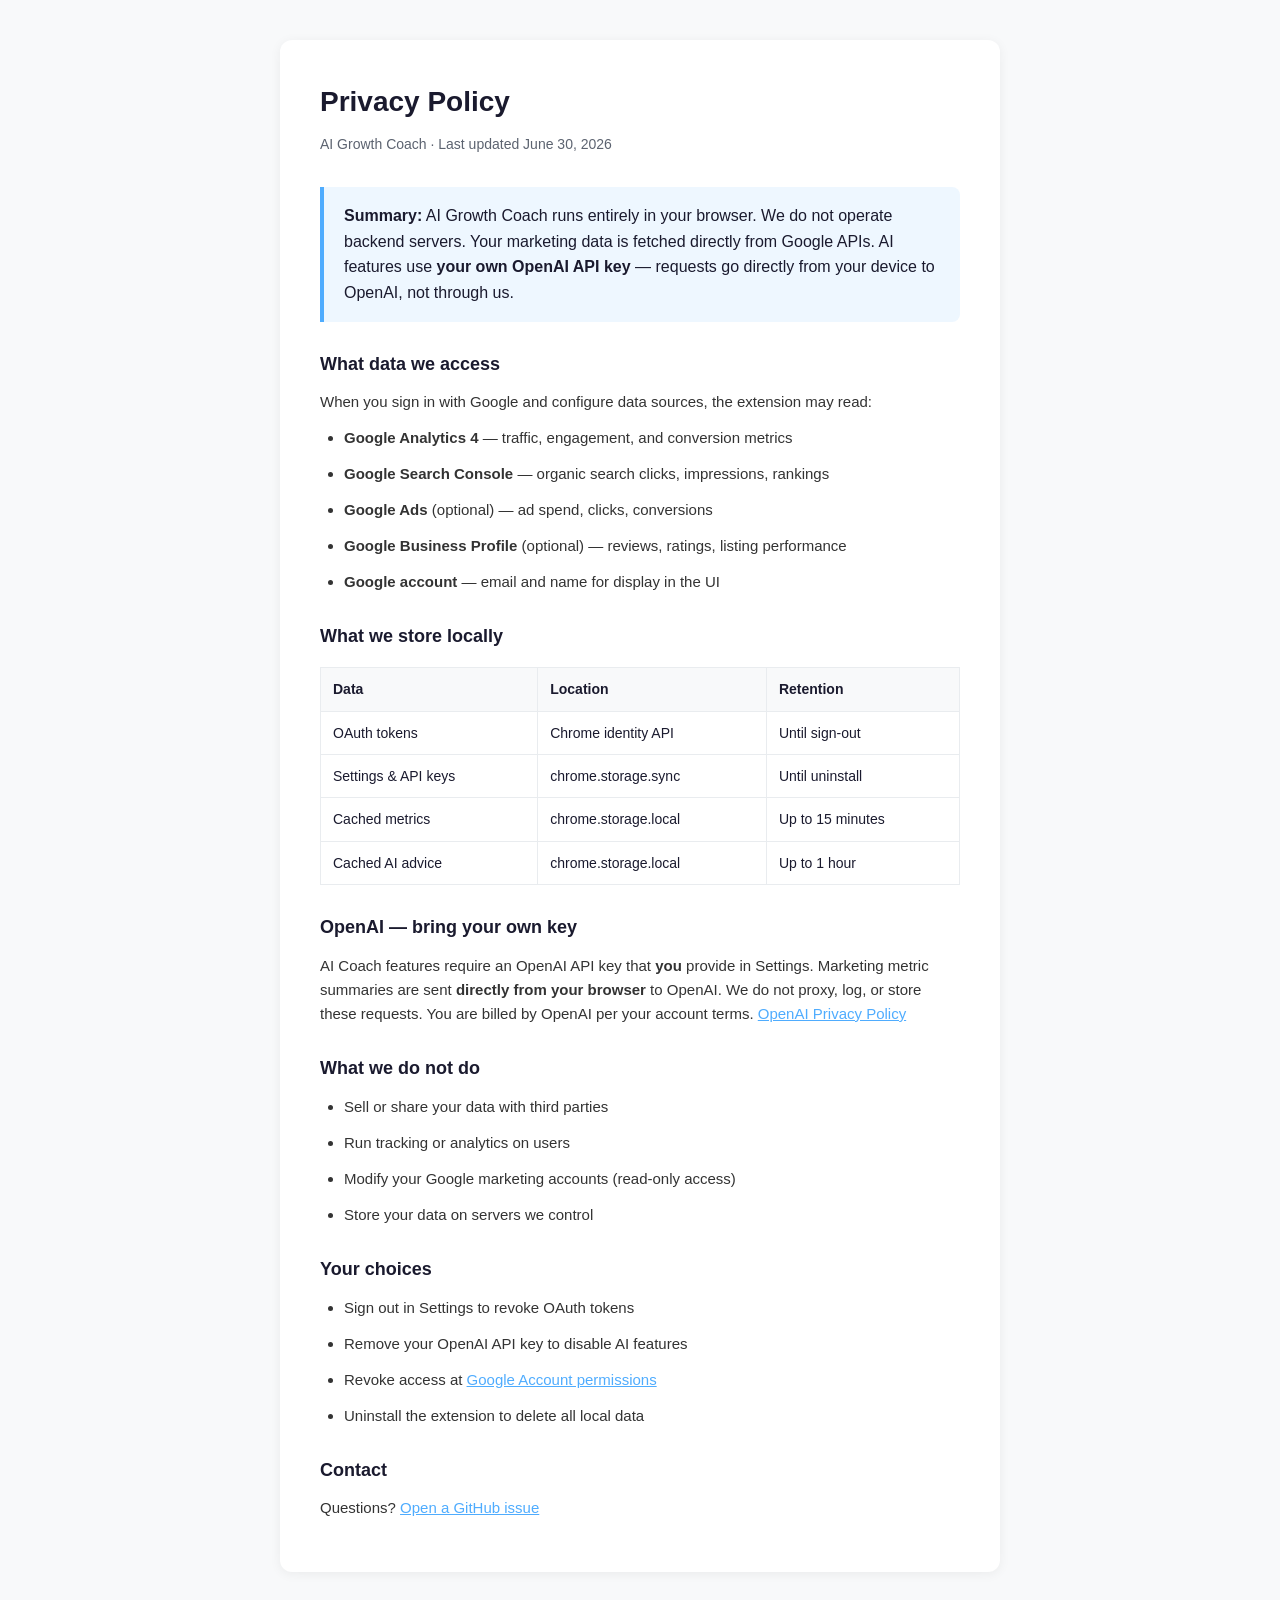
<file: docs/index.html>
<!DOCTYPE html>
<html lang="en">
<head>
  <meta charset="UTF-8" />
  <meta http-equiv="refresh" content="0; url=privacy-policy.html" />
  <title>AI Growth Coach Docs</title>
  <link rel="canonical" href="privacy-policy.html" />
</head>
<body>
  <p><a href="privacy-policy.html">Privacy Policy</a></p>
</body>
</html>
</file>
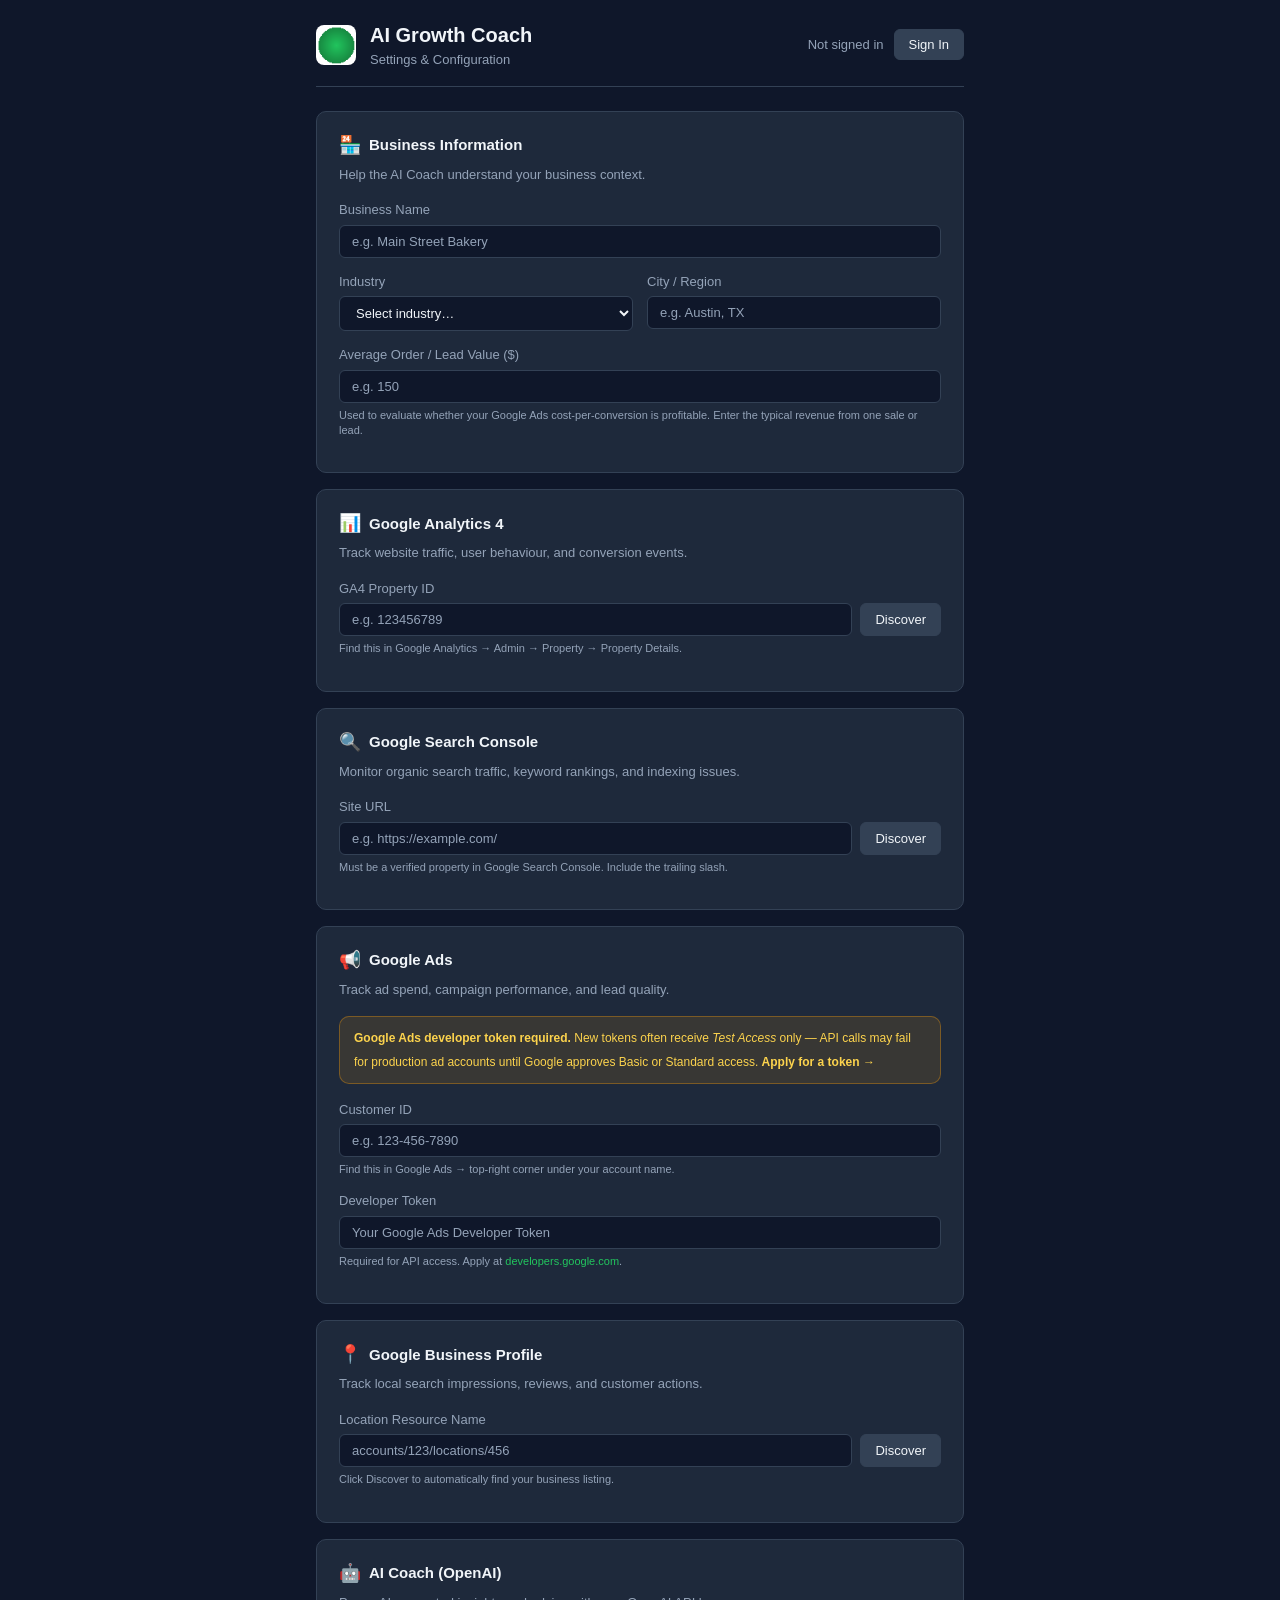
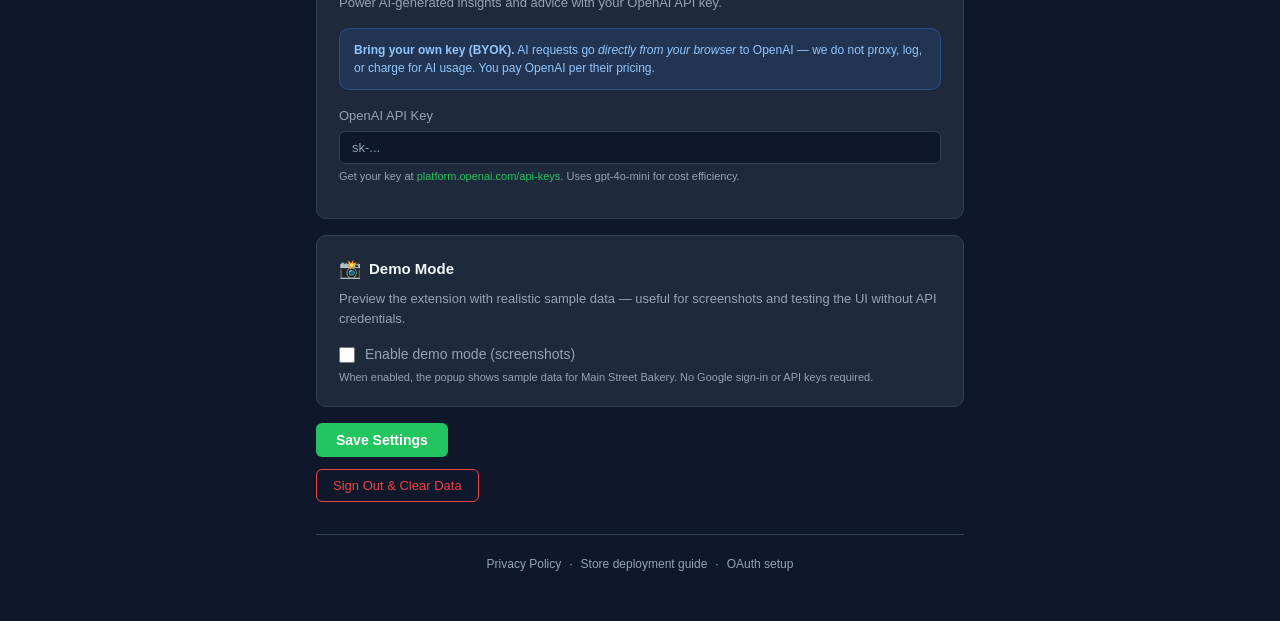
<file: options.html>
<!DOCTYPE html>
<html lang="en">
<head>
  <meta charset="UTF-8" />
  <meta name="viewport" content="width=device-width, initial-scale=1.0" />
  <title>AI Growth Coach — Settings</title>
  <link rel="stylesheet" href="options.css" />
</head>
<body>
  <div id="app">

    <header class="header">
      <div class="header-left">
        <img src="icons/icon48.png" alt="Logo" class="logo" />
        <div>
          <h1>AI Growth Coach</h1>
          <p class="subtitle">Settings &amp; Configuration</p>
        </div>
      </div>
      <div id="auth-status" class="auth-status">
        <span id="auth-label">Not signed in</span>
        <button id="btn-auth" class="btn-secondary">Sign In</button>
      </div>
    </header>

    <main class="main">

      <!-- Business Info -->
      <section class="card">
        <h2 class="card-title">
          <span class="card-icon">🏪</span>
          Business Information
        </h2>
        <p class="card-desc">Help the AI Coach understand your business context.</p>

        <div class="form-group">
          <label for="businessName">Business Name</label>
          <input type="text" id="businessName" placeholder="e.g. Main Street Bakery" />
        </div>

        <div class="form-row">
          <div class="form-group">
            <label for="industry">Industry</label>
            <select id="industry">
              <option value="">Select industry…</option>
              <option value="restaurant">Restaurant / Food Service</option>
              <option value="retail">Retail Store</option>
              <option value="healthcare">Healthcare / Medical</option>
              <option value="legal">Legal Services</option>
              <option value="realestate">Real Estate</option>
              <option value="contractor">Home Services / Contractor</option>
              <option value="salon">Beauty / Salon / Spa</option>
              <option value="auto">Auto Services</option>
              <option value="fitness">Fitness / Wellness</option>
              <option value="education">Education / Tutoring</option>
              <option value="ecommerce">E-Commerce</option>
              <option value="other">Other</option>
            </select>
          </div>
          <div class="form-group">
            <label for="location">City / Region</label>
            <input type="text" id="location" placeholder="e.g. Austin, TX" />
          </div>
        </div>

        <div class="form-group">
          <label for="avgOrderValue">Average Order / Lead Value ($)</label>
          <input type="text" id="avgOrderValue" placeholder="e.g. 150" />
          <p class="field-hint">Used to evaluate whether your Google Ads cost-per-conversion is profitable. Enter the typical revenue from one sale or lead.</p>
        </div>
      </section>

      <!-- Google Analytics 4 -->
      <section class="card">
        <h2 class="card-title">
          <span class="card-icon">📊</span>
          Google Analytics 4
        </h2>
        <p class="card-desc">Track website traffic, user behaviour, and conversion events.</p>

        <div class="form-group">
          <label for="ga4PropertyId">GA4 Property ID</label>
          <div class="input-row">
            <input type="text" id="ga4PropertyId" placeholder="e.g. 123456789" />
            <button class="btn-secondary" id="btn-discover-ga4">Discover</button>
          </div>
          <p class="field-hint">Find this in Google Analytics → Admin → Property → Property Details.</p>
        </div>

        <!-- Property picker dropdown -->
        <div id="ga4-picker" class="picker hidden">
          <p class="picker-label">Select a property:</p>
          <div id="ga4-list" class="picker-list"></div>
        </div>
      </section>

      <!-- Google Search Console -->
      <section class="card">
        <h2 class="card-title">
          <span class="card-icon">🔍</span>
          Google Search Console
        </h2>
        <p class="card-desc">Monitor organic search traffic, keyword rankings, and indexing issues.</p>

        <div class="form-group">
          <label for="searchConsoleSite">Site URL</label>
          <div class="input-row">
            <input type="text" id="searchConsoleSite" placeholder="e.g. https://example.com/" />
            <button class="btn-secondary" id="btn-discover-sc">Discover</button>
          </div>
          <p class="field-hint">Must be a verified property in Google Search Console. Include the trailing slash.</p>
        </div>

        <div id="sc-picker" class="picker hidden">
          <p class="picker-label">Select a site:</p>
          <div id="sc-list" class="picker-list"></div>
        </div>
      </section>

      <!-- Google Ads -->
      <section class="card">
        <h2 class="card-title">
          <span class="card-icon">📢</span>
          Google Ads
        </h2>
        <p class="card-desc">Track ad spend, campaign performance, and lead quality.</p>

        <div class="callout callout-warning">
          <strong>Google Ads developer token required.</strong>
          New tokens often receive <em>Test Access</em> only — API calls may fail for production ad accounts until Google approves Basic or Standard access.
          <a href="https://developers.google.com/google-ads/api/docs/first-call/dev-token" target="_blank" class="link">Apply for a token →</a>
        </div>

        <div class="form-group">
          <label for="adsCustomerId">Customer ID</label>
          <input type="text" id="adsCustomerId" placeholder="e.g. 123-456-7890" />
          <p class="field-hint">Find this in Google Ads → top-right corner under your account name.</p>
        </div>

        <div class="form-group">
          <label for="adsDeveloperToken">Developer Token</label>
          <input type="password" id="adsDeveloperToken" placeholder="Your Google Ads Developer Token" />
          <p class="field-hint">Required for API access. Apply at <a href="https://developers.google.com/google-ads/api/docs/first-call/dev-token" target="_blank" class="link">developers.google.com</a>.</p>
        </div>
      </section>

      <!-- Google Business Profile -->
      <section class="card">
        <h2 class="card-title">
          <span class="card-icon">📍</span>
          Google Business Profile
        </h2>
        <p class="card-desc">Track local search impressions, reviews, and customer actions.</p>

        <div class="form-group">
          <label for="gmbLocationName">Location Resource Name</label>
          <div class="input-row">
            <input type="text" id="gmbLocationName" placeholder="accounts/123/locations/456" />
            <button class="btn-secondary" id="btn-discover-gmb">Discover</button>
          </div>
          <p class="field-hint">Click Discover to automatically find your business listing.</p>
        </div>

        <div id="gmb-picker" class="picker hidden">
          <p class="picker-label">Select your business:</p>
          <div id="gmb-list" class="picker-list"></div>
        </div>
      </section>

      <!-- AI Coach (OpenAI) -->
      <section class="card">
        <h2 class="card-title">
          <span class="card-icon">🤖</span>
          AI Coach (OpenAI)
        </h2>
        <p class="card-desc">Power AI-generated insights and advice with your OpenAI API key.</p>

        <div class="callout callout-info">
          <strong>Bring your own key (BYOK).</strong>
          AI requests go <em>directly from your browser</em> to OpenAI — we do not proxy, log, or charge for AI usage. You pay OpenAI per their pricing.
        </div>

        <div class="form-group">
          <label for="openAiApiKey">OpenAI API Key</label>
          <input type="password" id="openAiApiKey" placeholder="sk-..." />
          <p class="field-hint">Get your key at <a href="https://platform.openai.com/api-keys" target="_blank" class="link">platform.openai.com/api-keys</a>. Uses gpt-4o-mini for cost efficiency.</p>
        </div>
      </section>

      <!-- Demo mode -->
      <section class="card">
        <h2 class="card-title">
          <span class="card-icon">📸</span>
          Demo Mode
        </h2>
        <p class="card-desc">Preview the extension with realistic sample data — useful for screenshots and testing the UI without API credentials.</p>

        <label class="checkbox-row">
          <input type="checkbox" id="demoMode" />
          <span>Enable demo mode (screenshots)</span>
        </label>
        <p class="field-hint">When enabled, the popup shows sample data for Main Street Bakery. No Google sign-in or API keys required.</p>
      </section>

      <!-- Save button -->
      <div class="save-row">
        <button class="btn-primary" id="btn-save">Save Settings</button>
        <div id="save-status" class="save-status"></div>
      </div>

      <!-- Sign out -->
      <div class="signout-row">
        <button class="btn-danger" id="btn-signout">Sign Out & Clear Data</button>
      </div>

      <footer class="options-footer">
        <a href="https://github.com/sentientsprite/MKTG-Chrome-Extenstion/blob/main/docs/PRIVACY.md" target="_blank" class="link">Privacy Policy</a>
        <span>·</span>
        <a href="https://github.com/sentientsprite/MKTG-Chrome-Extenstion/blob/main/docs/STORE_DEPLOYMENT.md" target="_blank" class="link">Store deployment guide</a>
        <span>·</span>
        <a href="https://github.com/sentientsprite/MKTG-Chrome-Extenstion/blob/main/docs/OAUTH_SETUP.md" target="_blank" class="link">OAuth setup</a>
      </footer>

    </main>
  </div>

  <script src="options.js" type="module"></script>
</body>
</html>
</file>
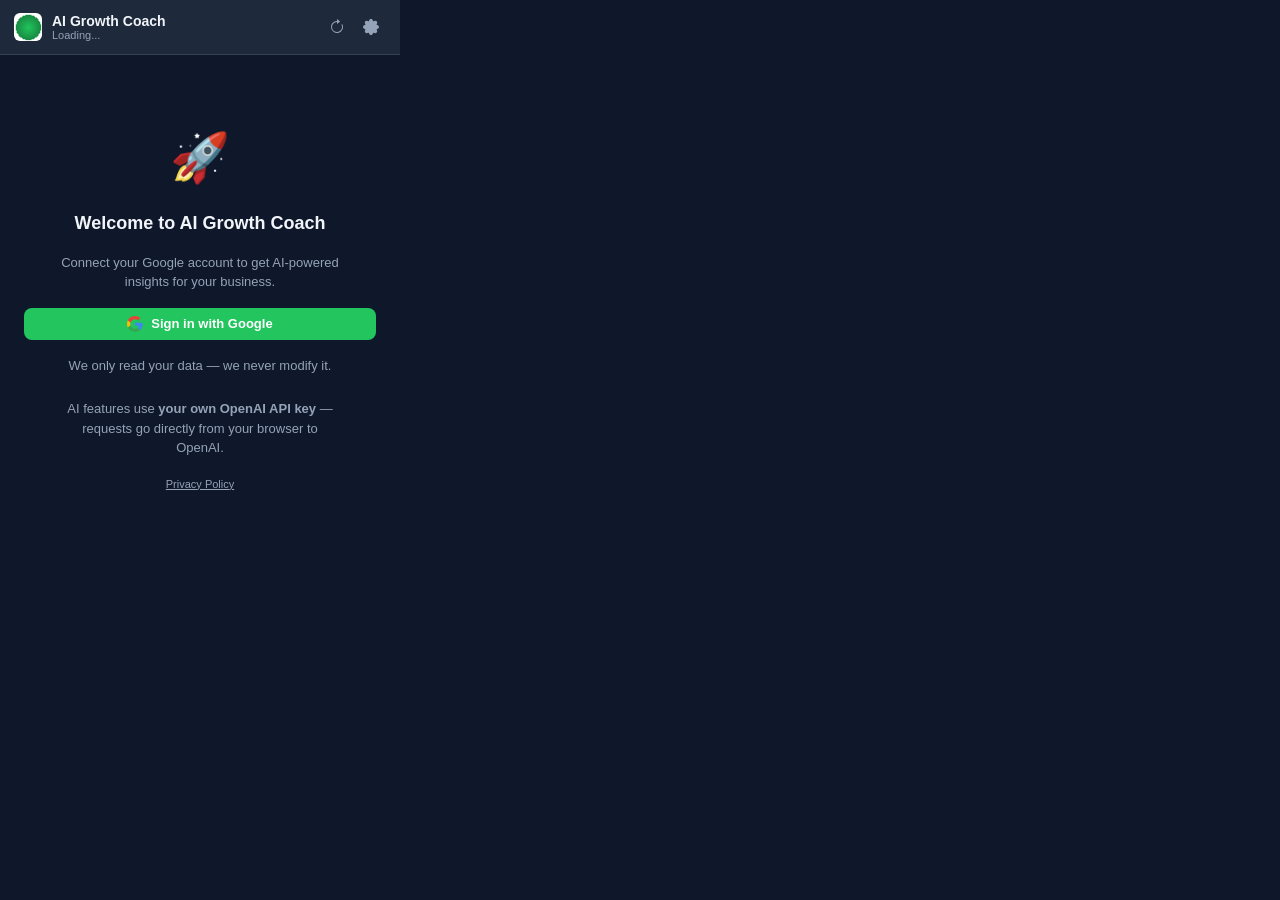
<file: popup.html>
<!DOCTYPE html>
<html lang="en">
<head>
  <meta charset="UTF-8" />
  <meta name="viewport" content="width=device-width, initial-scale=1.0" />
  <title>AI Growth Coach</title>
  <link rel="stylesheet" href="popup.css" />
</head>
<body>
  <div id="app">

    <!-- Header -->
    <header class="header">
      <div class="header-left">
        <img src="icons/icon32.png" alt="AI Growth Coach" class="logo" />
        <div>
          <h1 class="app-title">AI Growth Coach</h1>
          <p class="app-subtitle" id="user-email">Loading...</p>
        </div>
      </div>
      <div class="header-actions">
        <button class="btn-icon" id="btn-refresh" title="Refresh data">
          <svg xmlns="http://www.w3.org/2000/svg" width="16" height="16" fill="currentColor" viewBox="0 0 16 16">
            <path fill-rule="evenodd" d="M8 3a5 5 0 1 0 4.546 2.914.5.5 0 0 1 .908-.417A6 6 0 1 1 8 2v1z"/>
            <path d="M8 4.466V.534a.25.25 0 0 1 .41-.192l2.36 1.966c.12.1.12.284 0 .384L8.41 4.658A.25.25 0 0 1 8 4.466z"/>
          </svg>
        </button>
        <a href="options.html" target="_blank" class="btn-icon" title="Settings">
          <svg xmlns="http://www.w3.org/2000/svg" width="16" height="16" fill="currentColor" viewBox="0 0 16 16">
            <path d="M8 4.754a3.246 3.246 0 1 0 0 6.492 3.246 3.246 0 0 0 0-6.492zM5.754 8a2.246 2.246 0 1 1 4.492 0 2.246 2.246 0 0 1-4.492 0z"/>
            <path d="M9.796 1.343c-.527-1.79-3.065-1.79-3.592 0l-.094.319a.873.873 0 0 1-1.255.52l-.292-.16c-1.64-.892-3.433.902-2.54 2.541l.159.292a.873.873 0 0 1-.52 1.255l-.319.094c-1.79.527-1.79 3.065 0 3.592l.319.094a.873.873 0 0 1 .52 1.255l-.16.292c-.892 1.64.901 3.434 2.541 2.54l.292-.159a.873.873 0 0 1 1.255.52l.094.319c.527 1.79 3.065 1.79 3.592 0l.094-.319a.873.873 0 0 1 1.255-.52l.292.16c1.64.892 3.433-.902 2.54-2.541l-.159-.292a.873.873 0 0 1 .52-1.255l.319-.094c1.79-.527 1.79-3.065 0-3.592l-.319-.094a.873.873 0 0 1-.52-1.255l.16-.292c.892-1.64-.901-3.433-2.541-2.54l-.292.159a.873.873 0 0 1-1.255-.52l-.094-.319z"/>
          </svg>
        </a>
      </div>
    </header>

    <!-- Sign-in screen -->
    <div id="signin-screen" class="screen hidden">
      <div class="signin-content">
        <div class="signin-icon">🚀</div>
        <h2>Welcome to AI Growth Coach</h2>
        <p>Connect your Google account to get AI-powered insights for your business.</p>
        <button class="btn-primary btn-full" id="btn-signin">
          <svg xmlns="http://www.w3.org/2000/svg" width="16" height="16" viewBox="0 0 48 48" style="margin-right:8px">
            <path fill="#EA4335" d="M24 9.5c3.54 0 6.71 1.22 9.21 3.6l6.85-6.85C35.9 2.38 30.47 0 24 0 14.62 0 6.51 5.38 2.56 13.22l7.98 6.19C12.43 13.72 17.74 9.5 24 9.5z"/>
            <path fill="#4285F4" d="M46.98 24.55c0-1.57-.15-3.09-.38-4.55H24v9.02h12.94c-.58 2.96-2.26 5.48-4.78 7.18l7.73 6c4.51-4.18 7.09-10.36 7.09-17.65z"/>
            <path fill="#FBBC05" d="M10.53 28.59c-.48-1.45-.76-2.99-.76-4.59s.27-3.14.76-4.59l-7.98-6.19C.92 16.46 0 20.12 0 24c0 3.88.92 7.54 2.56 10.78l7.97-6.19z"/>
            <path fill="#34A853" d="M24 48c6.48 0 11.93-2.13 15.89-5.81l-7.73-6c-2.18 1.48-4.97 2.31-8.16 2.31-6.26 0-11.57-4.22-13.47-9.91l-7.98 6.19C6.51 42.62 14.62 48 24 48z"/>
            <path fill="none" d="M0 0h48v48H0z"/>
          </svg>
          Sign in with Google
        </button>
        <p class="signin-note">We only read your data — we never modify it.</p>
        <p class="signin-note signin-byok">AI features use <strong>your own OpenAI API key</strong> — requests go directly from your browser to OpenAI.</p>
        <p class="signin-note"><a href="https://github.com/sentientsprite/MKTG-Chrome-Extenstion/blob/main/docs/PRIVACY.md" target="_blank" class="link-muted">Privacy Policy</a></p>
      </div>
    </div>

    <!-- Setup screen (after sign-in, before data configured) -->
    <div id="setup-screen" class="screen hidden">
      <div class="setup-content">
        <div class="setup-icon">⚙️</div>
        <h2>Set Up Your Coach</h2>
        <p>Open Settings to connect your Google Analytics, Search Console, Google Ads, and Business Profile.</p>
        <a href="options.html" target="_blank" class="btn-primary btn-full">Open Settings</a>
      </div>
    </div>

    <!-- Loading screen -->
    <div id="loading-screen" class="screen hidden">
      <div class="loading-content">
        <div class="spinner"></div>
        <p id="loading-message">Fetching your data...</p>
      </div>
    </div>

    <!-- Main dashboard -->
    <div id="main-screen" class="screen hidden">

      <!-- Tab navigation -->
      <nav class="tabs">
        <button class="tab active" data-tab="dashboard">Dashboard</button>
        <button class="tab" data-tab="issues">Issues <span id="issue-badge" class="badge hidden">0</span></button>
        <button class="tab" data-tab="coach">AI Coach</button>
      </nav>

      <!-- Dashboard tab -->
      <div id="tab-dashboard" class="tab-content">
        <div class="last-updated" id="last-updated">Last updated: —</div>

        <!-- Metric cards -->
        <div class="metrics-grid">
          <!-- Analytics -->
          <div class="section-label">Website Traffic</div>
          <div class="metric-card" id="card-sessions">
            <div class="metric-label">Sessions</div>
            <div class="metric-value" id="val-sessions">—</div>
            <div class="metric-change" id="chg-sessions">—</div>
          </div>
          <div class="metric-card" id="card-users">
            <div class="metric-label">Users</div>
            <div class="metric-value" id="val-users">—</div>
            <div class="metric-change" id="chg-users">—</div>
          </div>
          <div class="metric-card" id="card-bounce">
            <div class="metric-label">Bounce Rate</div>
            <div class="metric-value" id="val-bounce">—</div>
            <div class="metric-change" id="chg-bounce">—</div>
          </div>
          <div class="metric-card" id="card-conversions">
            <div class="metric-label">Conversions</div>
            <div class="metric-value" id="val-conversions">—</div>
            <div class="metric-change" id="chg-conversions">—</div>
          </div>

          <!-- Search Console -->
          <div class="section-label">Organic Search</div>
          <div class="metric-card" id="card-clicks">
            <div class="metric-label">Search Clicks</div>
            <div class="metric-value" id="val-clicks">—</div>
            <div class="metric-change" id="chg-clicks">—</div>
          </div>
          <div class="metric-card" id="card-impressions">
            <div class="metric-label">Impressions</div>
            <div class="metric-value" id="val-impressions">—</div>
            <div class="metric-change" id="chg-impressions">—</div>
          </div>
          <div class="metric-card" id="card-ctr">
            <div class="metric-label">Avg CTR</div>
            <div class="metric-value" id="val-ctr">—</div>
            <div class="metric-change" id="chg-ctr">—</div>
          </div>
          <div class="metric-card" id="card-position">
            <div class="metric-label">Avg Position</div>
            <div class="metric-value" id="val-position">—</div>
            <div class="metric-change" id="chg-position">—</div>
          </div>

          <!-- Ads -->
          <div class="section-label" id="ads-section-label" style="display:none">Google Ads</div>
          <div class="metric-card hidden" id="card-spend">
            <div class="metric-label">Ad Spend</div>
            <div class="metric-value" id="val-spend">—</div>
            <div class="metric-change" id="chg-spend"></div>
          </div>
          <div class="metric-card hidden" id="card-ad-conversions">
            <div class="metric-label">Ad Conversions</div>
            <div class="metric-value" id="val-ad-conversions">—</div>
            <div class="metric-change" id="chg-ad-conversions"></div>
          </div>
          <div class="metric-card hidden" id="card-cpa">
            <div class="metric-label">Cost / Conv.</div>
            <div class="metric-value" id="val-cpa">—</div>
            <div class="metric-change" id="chg-cpa"></div>
          </div>

          <!-- GMB -->
          <div class="section-label" id="gmb-section-label" style="display:none">Google Business</div>
          <div class="metric-card hidden" id="card-rating">
            <div class="metric-label">Rating</div>
            <div class="metric-value" id="val-rating">—</div>
            <div class="metric-change" id="chg-rating"></div>
          </div>
          <div class="metric-card hidden" id="card-reviews">
            <div class="metric-label">Reviews</div>
            <div class="metric-value" id="val-reviews">—</div>
            <div class="metric-change" id="chg-reviews"></div>
          </div>
          <div class="metric-card hidden" id="card-gmb-clicks">
            <div class="metric-label">Website Clicks</div>
            <div class="metric-value" id="val-gmb-clicks">—</div>
            <div class="metric-change" id="chg-gmb-clicks"></div>
          </div>
        </div>

        <!-- Traffic channels -->
        <div class="section" id="section-channels" style="display:none">
          <div class="section-title">Traffic by Channel</div>
          <div id="channels-list"></div>
        </div>

        <!-- Top queries -->
        <div class="section" id="section-queries" style="display:none">
          <div class="section-title">Top Search Queries</div>
          <div id="queries-list"></div>
        </div>

        <!-- Setup prompt if no data sources configured -->
        <div id="no-data-prompt" class="no-data-prompt hidden">
          <p>No data sources configured yet.</p>
          <a href="options.html" target="_blank" class="btn-secondary">Configure in Settings →</a>
        </div>
      </div>

      <!-- Issues tab -->
      <div id="tab-issues" class="tab-content hidden">
        <div id="issues-list">
          <div class="empty-state">
            <div class="empty-icon">✅</div>
            <p>No issues detected. Your marketing looks healthy!</p>
          </div>
        </div>
      </div>

      <!-- AI Coach tab -->
      <div id="tab-coach" class="tab-content hidden">
        <div id="coach-content">
          <div class="coach-header">
            <span class="coach-avatar">🤖</span>
            <div>
              <strong>Your AI Growth Coach</strong>
              <p class="coach-subtext">Powered by your OpenAI API key (BYOK)</p>
            </div>
            <button class="btn-icon" id="btn-refresh-advice" title="Refresh advice">
              <svg xmlns="http://www.w3.org/2000/svg" width="14" height="14" fill="currentColor" viewBox="0 0 16 16">
                <path fill-rule="evenodd" d="M8 3a5 5 0 1 0 4.546 2.914.5.5 0 0 1 .908-.417A6 6 0 1 1 8 2v1z"/>
                <path d="M8 4.466V.534a.25.25 0 0 1 .41-.192l2.36 1.966c.12.1.12.284 0 .384L8.41 4.658A.25.25 0 0 1 8 4.466z"/>
              </svg>
            </button>
          </div>

          <div id="advice-content" class="advice-content">
            <div class="advice-placeholder">
              <button class="btn-primary" id="btn-get-advice">Get AI Growth Advice</button>
              <p class="advice-note">Bring your own OpenAI API key — we never proxy AI requests</p>
            </div>
          </div>

          <!-- Ask the Coach -->
          <div class="ask-section">
            <div class="section-title">Ask the Coach</div>
            <div class="ask-input-row">
              <input
                type="text"
                id="coach-question"
                class="ask-input"
                placeholder="Why did my traffic drop?"
              />
              <button class="btn-primary btn-ask" id="btn-ask">Ask</button>
            </div>
            <div id="ask-response" class="ask-response hidden"></div>
          </div>
        </div>

        <!-- No API key prompt -->
        <div id="no-ai-prompt" class="no-data-prompt hidden">
          <p>Add your own OpenAI API key to unlock AI advice. Requests go directly from your browser to OpenAI.</p>
          <a href="options.html" target="_blank" class="btn-secondary">Open Settings →</a>
        </div>
      </div>

    </div><!-- /main-screen -->

    <!-- Error toast -->
    <div id="error-toast" class="error-toast hidden"></div>

  </div><!-- /app -->

  <script src="popup.js" type="module"></script>
</body>
</html>
</file>
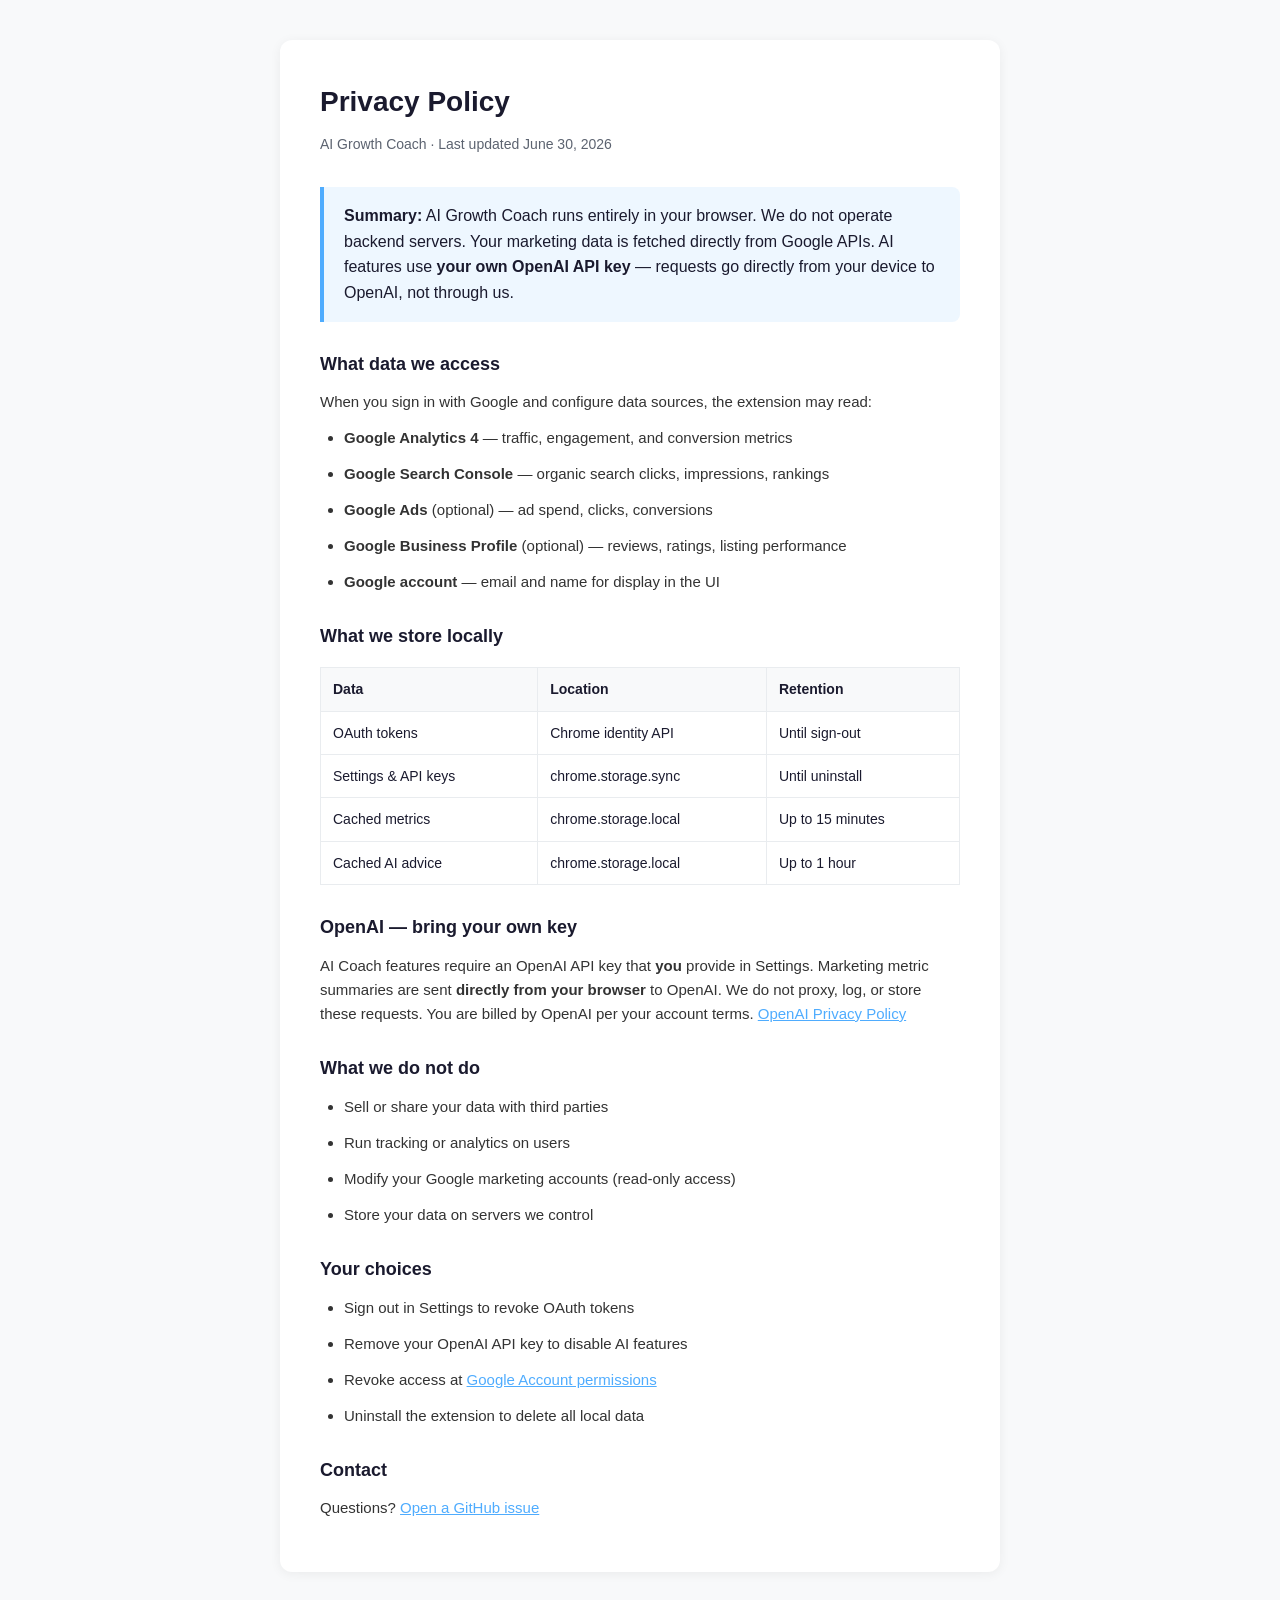
<file: docs/privacy-policy.html>
<!DOCTYPE html>
<html lang="en">
<head>
  <meta charset="UTF-8" />
  <meta name="viewport" content="width=device-width, initial-scale=1.0" />
  <title>Privacy Policy — AI Growth Coach</title>
  <style>
    :root {
      --text: #1a1a2e;
      --muted: #5c6370;
      --border: #e9ecef;
      --accent: #4facfe;
      --bg: #f8f9fa;
    }
    * { box-sizing: border-box; margin: 0; padding: 0; }
    body {
      font-family: -apple-system, BlinkMacSystemFont, 'Segoe UI', Roboto, sans-serif;
      color: var(--text);
      background: var(--bg);
      line-height: 1.6;
      padding: 40px 20px;
    }
    .container {
      max-width: 720px;
      margin: 0 auto;
      background: #fff;
      border-radius: 12px;
      padding: 40px;
      box-shadow: 0 2px 12px rgba(0,0,0,0.06);
    }
    h1 { font-size: 28px; margin-bottom: 8px; }
    .meta { color: var(--muted); font-size: 14px; margin-bottom: 32px; }
    h2 { font-size: 18px; margin: 28px 0 12px; color: var(--text); }
    p, li { font-size: 15px; color: #333; margin-bottom: 12px; }
    ul { padding-left: 24px; margin-bottom: 16px; }
    table { width: 100%; border-collapse: collapse; margin: 16px 0; font-size: 14px; }
    th, td { border: 1px solid var(--border); padding: 10px 12px; text-align: left; }
    th { background: var(--bg); font-weight: 600; }
    a { color: var(--accent); }
    .summary {
      background: #eef7ff;
      border-left: 4px solid var(--accent);
      padding: 16px 20px;
      border-radius: 0 8px 8px 0;
      margin-bottom: 24px;
    }
  </style>
</head>
<body>
  <div class="container">
    <h1>Privacy Policy</h1>
    <p class="meta">AI Growth Coach · Last updated June 30, 2026</p>

    <div class="summary">
      <strong>Summary:</strong> AI Growth Coach runs entirely in your browser. We do not operate backend servers.
      Your marketing data is fetched directly from Google APIs. AI features use <strong>your own OpenAI API key</strong>
      — requests go directly from your device to OpenAI, not through us.
    </div>

    <h2>What data we access</h2>
    <p>When you sign in with Google and configure data sources, the extension may read:</p>
    <ul>
      <li><strong>Google Analytics 4</strong> — traffic, engagement, and conversion metrics</li>
      <li><strong>Google Search Console</strong> — organic search clicks, impressions, rankings</li>
      <li><strong>Google Ads</strong> (optional) — ad spend, clicks, conversions</li>
      <li><strong>Google Business Profile</strong> (optional) — reviews, ratings, listing performance</li>
      <li><strong>Google account</strong> — email and name for display in the UI</li>
    </ul>

    <h2>What we store locally</h2>
    <table>
      <tr><th>Data</th><th>Location</th><th>Retention</th></tr>
      <tr><td>OAuth tokens</td><td>Chrome identity API</td><td>Until sign-out</td></tr>
      <tr><td>Settings & API keys</td><td>chrome.storage.sync</td><td>Until uninstall</td></tr>
      <tr><td>Cached metrics</td><td>chrome.storage.local</td><td>Up to 15 minutes</td></tr>
      <tr><td>Cached AI advice</td><td>chrome.storage.local</td><td>Up to 1 hour</td></tr>
    </table>

    <h2>OpenAI — bring your own key</h2>
    <p>
      AI Coach features require an OpenAI API key that <strong>you</strong> provide in Settings.
      Marketing metric summaries are sent <strong>directly from your browser</strong> to OpenAI.
      We do not proxy, log, or store these requests. You are billed by OpenAI per your account terms.
      <a href="https://openai.com/policies/privacy-policy" target="_blank" rel="noopener">OpenAI Privacy Policy</a>
    </p>

    <h2>What we do not do</h2>
    <ul>
      <li>Sell or share your data with third parties</li>
      <li>Run tracking or analytics on users</li>
      <li>Modify your Google marketing accounts (read-only access)</li>
      <li>Store your data on servers we control</li>
    </ul>

    <h2>Your choices</h2>
    <ul>
      <li>Sign out in Settings to revoke OAuth tokens</li>
      <li>Remove your OpenAI API key to disable AI features</li>
      <li>Revoke access at <a href="https://myaccount.google.com/permissions">Google Account permissions</a></li>
      <li>Uninstall the extension to delete all local data</li>
    </ul>

    <h2>Contact</h2>
    <p>
      Questions? <a href="https://github.com/sentientsprite/MKTG-Chrome-Extenstion/issues">Open a GitHub issue</a>
    </p>
  </div>
</body>
</html>
</file>
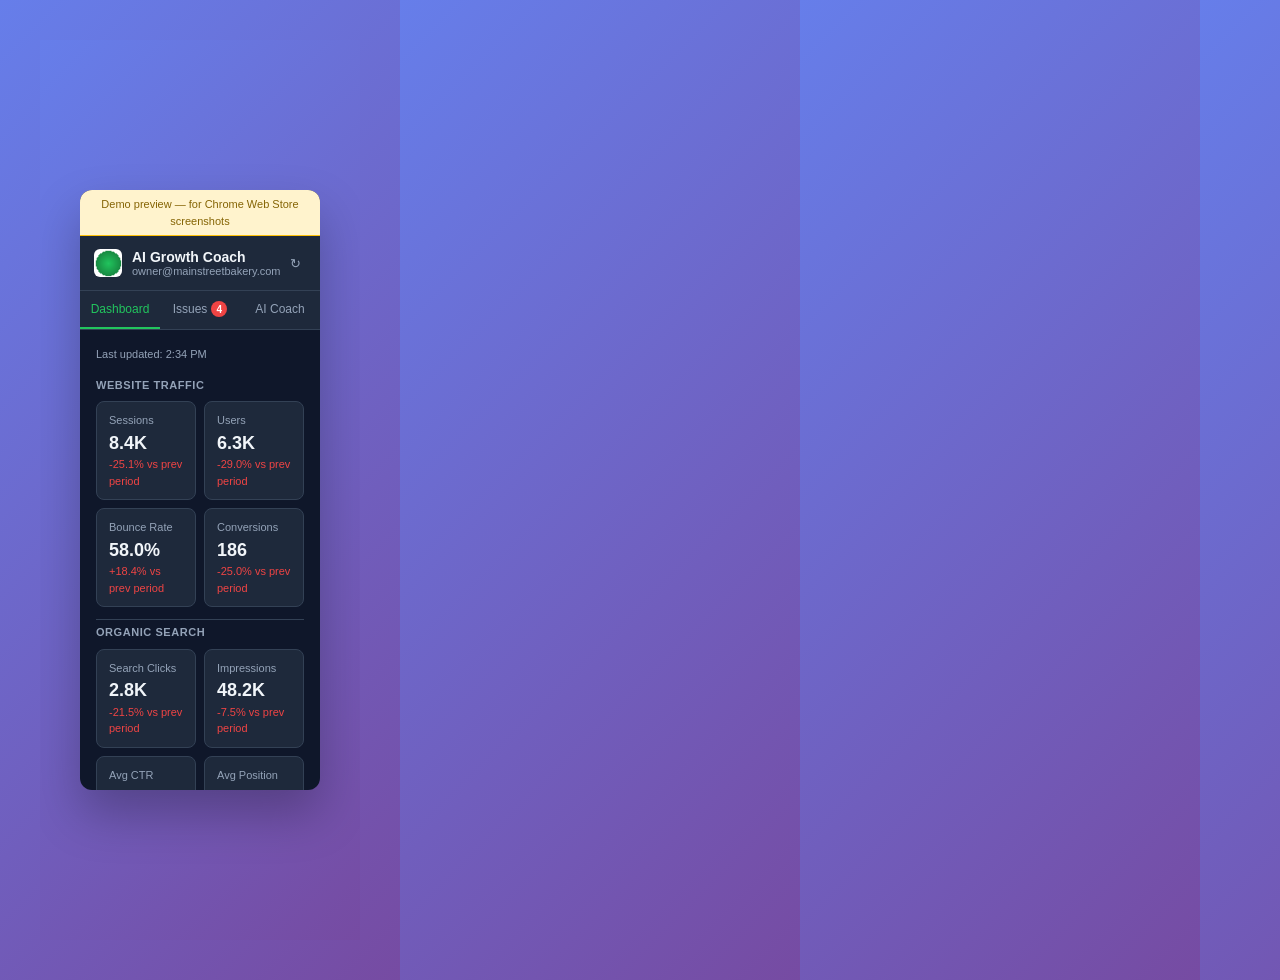
<file: store/screenshot-preview.html>
<!DOCTYPE html>
<html lang="en">
<head>
  <meta charset="UTF-8" />
  <title>AI Growth Coach — Screenshot Preview</title>
  <link rel="stylesheet" href="../popup.css" />
  <style>
    html, body {
      margin: 0;
      min-height: 100vh;
      background: linear-gradient(135deg, #667eea 0%, #764ba2 100%);
      display: flex;
      align-items: center;
      justify-content: center;
      padding: 40px;
    }
    #app {
      width: 400px;
      height: 600px;
      box-shadow: 0 24px 48px rgba(0,0,0,0.25);
      border-radius: 12px;
      overflow: hidden;
      background: var(--color-bg);
    }
    .demo-banner {
      background: #fff3cd;
      color: #856404;
      font-size: 11px;
      text-align: center;
      padding: 6px;
      border-bottom: 1px solid #ffc107;
    }
    /* Hide banner for store captures: ?clean=1 */
    body.clean .demo-banner { display: none; }
    .advice-text {
      font-size: 13px;
      line-height: 1.55;
      white-space: pre-wrap;
      color: var(--color-text);
    }
    .ask-response {
      margin-top: 12px;
      padding: 12px;
      background: var(--color-surface-2);
      border-radius: var(--radius);
      font-size: 13px;
      line-height: 1.5;
      border-left: 3px solid var(--color-primary);
    }
  </style>
</head>
<body>
  <div id="app">
    <div class="demo-banner" id="demo-banner">Demo preview — for Chrome Web Store screenshots</div>

    <header class="header">
      <div class="header-left">
        <img src="../icons/icon32.png" alt="" class="logo" />
        <div>
          <h1 class="app-title">AI Growth Coach</h1>
          <p class="app-subtitle">owner@mainstreetbakery.com</p>
        </div>
      </div>
      <div class="header-actions">
        <button class="btn-icon" title="Refresh">↻</button>
        <button class="btn-icon" title="Settings">⚙</button>
      </div>
    </header>

    <nav class="tabs">
      <button class="tab active" data-tab="dashboard">Dashboard</button>
      <button class="tab" data-tab="issues">Issues <span class="badge">4</span></button>
      <button class="tab" data-tab="coach">AI Coach</button>
    </nav>

    <!-- Dashboard -->
    <div id="tab-dashboard" class="tab-content" style="flex:1;overflow-y:auto;padding:16px">
      <div class="last-updated">Last updated: 2:34 PM</div>
      <div class="metrics-grid">
        <div class="section-label">Website Traffic</div>
        <div class="metric-card">
          <div class="metric-label">Sessions</div>
          <div class="metric-value">8.4K</div>
          <div class="metric-change down">-25.1% vs prev period</div>
        </div>
        <div class="metric-card">
          <div class="metric-label">Users</div>
          <div class="metric-value">6.3K</div>
          <div class="metric-change down">-29.0% vs prev period</div>
        </div>
        <div class="metric-card">
          <div class="metric-label">Bounce Rate</div>
          <div class="metric-value">58.0%</div>
          <div class="metric-change down">+18.4% vs prev period</div>
        </div>
        <div class="metric-card">
          <div class="metric-label">Conversions</div>
          <div class="metric-value">186</div>
          <div class="metric-change down">-25.0% vs prev period</div>
        </div>

        <div class="section-label">Organic Search</div>
        <div class="metric-card">
          <div class="metric-label">Search Clicks</div>
          <div class="metric-value">2.8K</div>
          <div class="metric-change down">-21.5% vs prev period</div>
        </div>
        <div class="metric-card">
          <div class="metric-label">Impressions</div>
          <div class="metric-value">48.2K</div>
          <div class="metric-change down">-7.5% vs prev period</div>
        </div>
        <div class="metric-card">
          <div class="metric-label">Avg CTR</div>
          <div class="metric-value">5.9%</div>
          <div class="metric-change down">-15.3% vs prev period</div>
        </div>
        <div class="metric-card">
          <div class="metric-label">Avg Position</div>
          <div class="metric-value">12.4</div>
          <div class="metric-change down">+26.5% vs prev period</div>
        </div>

        <div class="section-label">Google Ads</div>
        <div class="metric-card">
          <div class="metric-label">Ad Spend</div>
          <div class="metric-value">$1843</div>
        </div>
        <div class="metric-card">
          <div class="metric-label">Ad Conversions</div>
          <div class="metric-value">42</div>
        </div>
        <div class="metric-card">
          <div class="metric-label">Cost / Conv.</div>
          <div class="metric-value">$43.87</div>
        </div>

        <div class="section-label">Google Business</div>
        <div class="metric-card">
          <div class="metric-label">Rating</div>
          <div class="metric-value">3.7 ⭐</div>
        </div>
        <div class="metric-card">
          <div class="metric-label">Reviews</div>
          <div class="metric-value">128</div>
        </div>
        <div class="metric-card">
          <div class="metric-label">Website Clicks</div>
          <div class="metric-value">340</div>
        </div>
      </div>
    </div>

    <!-- Issues -->
    <div id="tab-issues" class="tab-content hidden" style="flex:1;overflow-y:auto;padding:16px">
      <div class="issue-card critical">
        <div class="issue-header">
          <span class="issue-badge critical">critical</span>
          <span class="issue-title">Significant Traffic Drop</span>
        </div>
        <p class="issue-desc">Sessions dropped 25.1% compared to the previous period (8,420 vs 11,240).</p>
        <ul class="issue-actions">
          <li>Check for technical issues (404 errors, server downtime)</li>
          <li>Review recent website changes</li>
          <li>Check Search Console for indexing issues</li>
        </ul>
      </div>
      <div class="issue-card critical">
        <div class="issue-header">
          <span class="issue-badge critical">critical</span>
          <span class="issue-title">Conversion Rate Declined</span>
        </div>
        <p class="issue-desc">Conversions dropped 25.0% compared to the previous period.</p>
        <ul class="issue-actions">
          <li>Test contact forms and checkout flows</li>
          <li>Review landing page changes</li>
        </ul>
      </div>
      <div class="issue-card warning">
        <div class="issue-header">
          <span class="issue-badge warning">warning</span>
          <span class="issue-title">Below-Average Review Rating</span>
        </div>
        <p class="issue-desc">Your Google rating is 3.7 stars. Most customers expect 4.0+ before choosing a local business.</p>
      </div>
      <div class="issue-card warning">
        <div class="issue-header">
          <span class="issue-badge warning">warning</span>
          <span class="issue-title">High Cost Per Conversion</span>
        </div>
        <p class="issue-desc">Cost per conversion ($43.87) is close to your estimated order value ($45).</p>
      </div>
    </div>

    <!-- AI Coach -->
    <div id="tab-coach" class="tab-content hidden" style="flex:1;overflow-y:auto;padding:16px">
      <div class="coach-header">
        <span class="coach-avatar">🤖</span>
        <div>
          <strong>Your AI Growth Coach</strong>
          <p class="coach-subtext">Powered by your OpenAI API key</p>
        </div>
      </div>
      <div class="advice-content advice-text">Marketing Health Diagnosis

Main Street Bakery is facing a meaningful traffic and conversion decline. Your local rating (3.7★) is below what most diners expect.

Top 3 Actions This Week:
• Fix your top 5 landing pages — sessions down 25%
• Respond to all 5 unanswered reviews
• Pause ad keywords with CPA above $35

Quick Win: Post a Google Business update with today's fresh pastries photo.</div>
      <div class="ask-section" style="margin-top:16px">
        <div class="section-title">Ask the Coach</div>
        <div class="ask-input-row">
          <input class="ask-input" value="Why did my traffic drop?" readonly />
          <button class="btn-primary btn-ask">Ask</button>
        </div>
        <div class="ask-response">Your traffic drop is primarily driven by organic search — clicks fell 21.5%. Check Search Console → Performance → Pages to see which URLs lost the most clicks.</div>
      </div>
    </div>
  </div>

  <script>
    const params = new URLSearchParams(location.search);
    const initialTab = params.get('tab') || 'dashboard';
    if (params.get('clean') === '1') document.body.classList.add('clean');

    function showTab(name) {
      document.querySelectorAll('.tab').forEach(t =>
        t.classList.toggle('active', t.dataset.tab === name));
      document.querySelectorAll('.tab-content').forEach(tc => tc.classList.add('hidden'));
      document.getElementById('tab-' + name)?.classList.remove('hidden');
    }

    document.querySelectorAll('.tab').forEach(tab => {
      tab.addEventListener('click', () => showTab(tab.dataset.tab));
    });

    showTab(initialTab);
  </script>
</body>
</html>
</file>
<file: options.css>
/* AI Growth Coach — Options Page Styles */

:root {
  --color-bg: #0f172a;
  --color-surface: #1e293b;
  --color-surface-2: #334155;
  --color-border: #334155;
  --color-text: #f1f5f9;
  --color-text-muted: #94a3b8;
  --color-primary: #22c55e;
  --color-primary-dark: #16a34a;
  --color-danger: #ef4444;
  --radius: 10px;
  --radius-sm: 6px;
}

*, *::before, *::after {
  box-sizing: border-box;
  margin: 0;
  padding: 0;
}

html {
  background: var(--color-bg);
  color: var(--color-text);
  font-family: -apple-system, BlinkMacSystemFont, 'Segoe UI', Roboto, sans-serif;
  font-size: 14px;
  line-height: 1.5;
}

body {
  min-height: 100vh;
  padding: 0;
}

#app {
  max-width: 680px;
  margin: 0 auto;
  padding: 0 16px 48px;
}

/* ── Header ──────────────────────────────────────────────────────────────── */

.header {
  display: flex;
  align-items: center;
  justify-content: space-between;
  padding: 20px 0 16px;
  border-bottom: 1px solid var(--color-border);
  margin-bottom: 24px;
}

.header-left {
  display: flex;
  align-items: center;
  gap: 14px;
}

.logo {
  width: 40px;
  height: 40px;
  border-radius: 8px;
}

.header h1 {
  font-size: 20px;
  font-weight: 700;
}

.subtitle {
  font-size: 13px;
  color: var(--color-text-muted);
}

.auth-status {
  display: flex;
  align-items: center;
  gap: 10px;
}

#auth-label {
  font-size: 13px;
  color: var(--color-text-muted);
}

/* ── Buttons ─────────────────────────────────────────────────────────────── */

.btn-primary {
  display: inline-flex;
  align-items: center;
  padding: 9px 20px;
  background: var(--color-primary);
  color: #fff;
  font-size: 14px;
  font-weight: 600;
  border: none;
  border-radius: var(--radius-sm);
  cursor: pointer;
  transition: background 0.15s;
}

.btn-primary:hover { background: var(--color-primary-dark); }

.btn-secondary {
  display: inline-flex;
  align-items: center;
  padding: 7px 14px;
  background: var(--color-surface-2);
  color: var(--color-text);
  font-size: 13px;
  font-weight: 500;
  border: 1px solid var(--color-border);
  border-radius: var(--radius-sm);
  cursor: pointer;
  transition: background 0.15s;
  white-space: nowrap;
}

.btn-secondary:hover { background: #475569; }

.btn-danger {
  display: inline-flex;
  align-items: center;
  padding: 8px 16px;
  background: transparent;
  color: var(--color-danger);
  font-size: 13px;
  font-weight: 500;
  border: 1px solid var(--color-danger);
  border-radius: var(--radius-sm);
  cursor: pointer;
  transition: background 0.15s;
}

.btn-danger:hover { background: rgba(239,68,68,0.1); }

/* ── Cards ───────────────────────────────────────────────────────────────── */

.card {
  background: var(--color-surface);
  border: 1px solid var(--color-border);
  border-radius: var(--radius);
  padding: 20px 22px;
  margin-bottom: 16px;
}

.card-title {
  font-size: 15px;
  font-weight: 700;
  display: flex;
  align-items: center;
  gap: 8px;
  margin-bottom: 6px;
}

.card-icon { font-size: 18px; }

.card-desc {
  font-size: 13px;
  color: var(--color-text-muted);
  margin-bottom: 16px;
}

/* ── Form elements ───────────────────────────────────────────────────────── */

.form-group {
  margin-bottom: 14px;
}

.form-row {
  display: grid;
  grid-template-columns: 1fr 1fr;
  gap: 14px;
}

label {
  display: block;
  font-size: 13px;
  font-weight: 500;
  color: var(--color-text-muted);
  margin-bottom: 5px;
}

input[type="text"],
input[type="password"],
select {
  width: 100%;
  padding: 8px 12px;
  background: var(--color-bg);
  border: 1px solid var(--color-border);
  border-radius: var(--radius-sm);
  color: var(--color-text);
  font-size: 13px;
  outline: none;
  transition: border-color 0.15s;
}

input[type="text"]:focus,
input[type="password"]:focus,
select:focus {
  border-color: var(--color-primary);
}

input::placeholder { color: var(--color-text-muted); }

select option { background: var(--color-surface); }

.input-row {
  display: flex;
  gap: 8px;
}

.input-row input { flex: 1; }

.field-hint {
  font-size: 11px;
  color: var(--color-text-muted);
  margin-top: 5px;
  line-height: 1.4;
}

.link {
  color: var(--color-primary);
  text-decoration: none;
}

.link:hover { text-decoration: underline; }

/* ── Picker ──────────────────────────────────────────────────────────────── */

.picker {
  margin-top: 10px;
  border: 1px solid var(--color-border);
  border-radius: var(--radius-sm);
  overflow: hidden;
}

.picker-label {
  padding: 8px 12px;
  font-size: 12px;
  color: var(--color-text-muted);
  background: var(--color-bg);
  border-bottom: 1px solid var(--color-border);
}

.picker-list { max-height: 180px; overflow-y: auto; }

.picker-item {
  padding: 9px 12px;
  cursor: pointer;
  font-size: 13px;
  border-bottom: 1px solid var(--color-border);
  transition: background 0.1s;
}

.picker-item:last-child { border-bottom: none; }

.picker-item:hover { background: var(--color-surface-2); }

.picker-item strong { display: block; color: var(--color-text); }

.picker-item span { font-size: 11px; color: var(--color-text-muted); }

.hidden { display: none !important; }

/* ── Save row ────────────────────────────────────────────────────────────── */

.save-row {
  display: flex;
  align-items: center;
  gap: 14px;
  margin-bottom: 12px;
}

.save-status {
  font-size: 13px;
  color: var(--color-primary);
}

.save-status.error { color: var(--color-danger); }

.signout-row {
  margin-top: 8px;
}

/* ── Callouts ────────────────────────────────────────────────────────────── */

.callout {
  padding: 12px 14px;
  border-radius: var(--radius);
  font-size: 12px;
  line-height: 1.5;
  margin-bottom: 16px;
}

.callout-warning {
  background: rgba(245, 158, 11, 0.12);
  border: 1px solid rgba(245, 158, 11, 0.35);
  color: #fcd34d;
}

.callout-info {
  background: rgba(59, 130, 246, 0.12);
  border: 1px solid rgba(59, 130, 246, 0.35);
  color: #93c5fd;
}

.callout .link {
  display: inline-block;
  margin-top: 6px;
  color: inherit;
  font-weight: 600;
}

/* ── Checkbox ────────────────────────────────────────────────────────────── */

.checkbox-row {
  display: flex;
  align-items: center;
  gap: 10px;
  cursor: pointer;
  font-size: 14px;
  font-weight: 500;
}

.checkbox-row input {
  width: 16px;
  height: 16px;
  accent-color: var(--color-primary);
}

/* ── Footer ──────────────────────────────────────────────────────────────── */

.options-footer {
  margin-top: 32px;
  padding-top: 20px;
  border-top: 1px solid var(--color-border);
  text-align: center;
  font-size: 12px;
  color: var(--color-text-muted);
  display: flex;
  flex-wrap: wrap;
  justify-content: center;
  gap: 8px;
}

.options-footer .link {
  color: var(--color-text-muted);
}

.options-footer .link:hover {
  color: var(--color-primary);
}
</file>
<file: popup.css>
/* AI Growth Coach — Popup Styles */

:root {
  --color-bg: #0f172a;
  --color-surface: #1e293b;
  --color-surface-2: #334155;
  --color-border: #334155;
  --color-text: #f1f5f9;
  --color-text-muted: #94a3b8;
  --color-primary: #22c55e;
  --color-primary-dark: #16a34a;
  --color-critical: #ef4444;
  --color-warning: #f59e0b;
  --color-info: #3b82f6;
  --color-success: #22c55e;
  --radius: 8px;
  --radius-sm: 4px;
}

*, *::before, *::after {
  box-sizing: border-box;
  margin: 0;
  padding: 0;
}

html, body {
  width: 400px;
  min-height: 560px;
  background: var(--color-bg);
  color: var(--color-text);
  font-family: -apple-system, BlinkMacSystemFont, 'Segoe UI', Roboto, sans-serif;
  font-size: 13px;
  line-height: 1.5;
  overflow-x: hidden;
}

#app {
  display: flex;
  flex-direction: column;
  min-height: 560px;
}

/* ── Header ──────────────────────────────────────────────────────────────── */

.header {
  display: flex;
  align-items: center;
  justify-content: space-between;
  padding: 12px 14px;
  background: var(--color-surface);
  border-bottom: 1px solid var(--color-border);
  flex-shrink: 0;
}

.header-left {
  display: flex;
  align-items: center;
  gap: 10px;
}

.logo {
  width: 28px;
  height: 28px;
  border-radius: 6px;
}

.app-title {
  font-size: 14px;
  font-weight: 700;
  color: var(--color-text);
  line-height: 1.2;
}

.app-subtitle {
  font-size: 11px;
  color: var(--color-text-muted);
  line-height: 1;
}

.header-actions {
  display: flex;
  gap: 4px;
}

/* ── Buttons ─────────────────────────────────────────────────────────────── */

.btn-icon {
  display: inline-flex;
  align-items: center;
  justify-content: center;
  width: 30px;
  height: 30px;
  border: none;
  background: transparent;
  color: var(--color-text-muted);
  border-radius: var(--radius-sm);
  cursor: pointer;
  transition: background 0.15s, color 0.15s;
  text-decoration: none;
}

.btn-icon:hover {
  background: var(--color-surface-2);
  color: var(--color-text);
}

.btn-primary {
  display: inline-flex;
  align-items: center;
  justify-content: center;
  padding: 8px 16px;
  background: var(--color-primary);
  color: #fff;
  font-size: 13px;
  font-weight: 600;
  border: none;
  border-radius: var(--radius);
  cursor: pointer;
  transition: background 0.15s;
  text-decoration: none;
}

.btn-primary:hover {
  background: var(--color-primary-dark);
}

.btn-secondary {
  display: inline-flex;
  align-items: center;
  padding: 7px 14px;
  background: var(--color-surface-2);
  color: var(--color-text);
  font-size: 12px;
  font-weight: 500;
  border: 1px solid var(--color-border);
  border-radius: var(--radius);
  cursor: pointer;
  transition: background 0.15s;
  text-decoration: none;
}

.btn-secondary:hover {
  background: #475569;
}

.btn-full { width: 100%; }

/* ── Screens ─────────────────────────────────────────────────────────────── */

.screen {
  flex: 1;
  display: flex;
  flex-direction: column;
}

.hidden { display: none !important; }

/* Sign-in */
.signin-content {
  flex: 1;
  display: flex;
  flex-direction: column;
  align-items: center;
  justify-content: center;
  padding: 32px 24px;
  text-align: center;
  gap: 16px;
}

.signin-icon { font-size: 48px; }

.signin-content h2 { font-size: 18px; font-weight: 700; }

.signin-content p { color: var(--color-text-muted); font-size: 13px; max-width: 280px; }

.signin-note { font-size: 11px; color: var(--color-text-muted); }
.signin-byok { margin-top: 8px; }
.link-muted { color: var(--color-text-muted); font-size: 11px; }
.link-muted:hover { color: var(--color-primary); }

.demo-banner {
  background: rgba(245, 158, 11, 0.15);
  color: #fbbf24;
  font-size: 11px;
  text-align: center;
  padding: 6px 10px;
  border-bottom: 1px solid rgba(245, 158, 11, 0.3);
  flex-shrink: 0;
}

/* Setup */
.setup-content {
  flex: 1;
  display: flex;
  flex-direction: column;
  align-items: center;
  justify-content: center;
  padding: 32px 24px;
  text-align: center;
  gap: 16px;
}

.setup-icon { font-size: 48px; }
.setup-content h2 { font-size: 18px; font-weight: 700; }
.setup-content p { color: var(--color-text-muted); font-size: 13px; max-width: 280px; }

/* Loading */
.loading-content {
  flex: 1;
  display: flex;
  flex-direction: column;
  align-items: center;
  justify-content: center;
  gap: 16px;
}

.spinner {
  width: 32px;
  height: 32px;
  border: 3px solid var(--color-surface-2);
  border-top-color: var(--color-primary);
  border-radius: 50%;
  animation: spin 0.8s linear infinite;
}

@keyframes spin { to { transform: rotate(360deg); } }

/* ── Tabs ────────────────────────────────────────────────────────────────── */

.tabs {
  display: flex;
  background: var(--color-surface);
  border-bottom: 1px solid var(--color-border);
  flex-shrink: 0;
}

.tab {
  flex: 1;
  padding: 10px 8px;
  background: transparent;
  border: none;
  border-bottom: 2px solid transparent;
  color: var(--color-text-muted);
  font-size: 12px;
  font-weight: 500;
  cursor: pointer;
  transition: color 0.15s, border-color 0.15s;
  display: flex;
  align-items: center;
  justify-content: center;
  gap: 4px;
}

.tab.active {
  color: var(--color-primary);
  border-bottom-color: var(--color-primary);
}

.tab:hover:not(.active) {
  color: var(--color-text);
}

.badge {
  display: inline-flex;
  align-items: center;
  justify-content: center;
  min-width: 16px;
  height: 16px;
  padding: 0 4px;
  background: var(--color-critical);
  color: #fff;
  font-size: 10px;
  font-weight: 700;
  border-radius: 8px;
}

/* ── Tab content ─────────────────────────────────────────────────────────── */

.tab-content {
  flex: 1;
  overflow-y: auto;
  padding: 12px;
}

.last-updated {
  font-size: 11px;
  color: var(--color-text-muted);
  margin-bottom: 10px;
}

/* ── Metrics grid ────────────────────────────────────────────────────────── */

.metrics-grid {
  display: grid;
  grid-template-columns: 1fr 1fr;
  gap: 8px;
  margin-bottom: 12px;
}

.section-label {
  grid-column: 1 / -1;
  font-size: 11px;
  font-weight: 700;
  text-transform: uppercase;
  letter-spacing: 0.05em;
  color: var(--color-text-muted);
  margin-top: 4px;
  padding-top: 4px;
  border-top: 1px solid var(--color-border);
}

.section-label:first-child {
  border-top: none;
  margin-top: 0;
}

.metric-card {
  background: var(--color-surface);
  border: 1px solid var(--color-border);
  border-radius: var(--radius);
  padding: 10px 12px;
}

.metric-label {
  font-size: 11px;
  color: var(--color-text-muted);
  margin-bottom: 4px;
}

.metric-value {
  font-size: 18px;
  font-weight: 700;
  color: var(--color-text);
  line-height: 1.2;
}

.metric-change {
  font-size: 11px;
  margin-top: 2px;
}

.metric-change.up { color: var(--color-success); }
.metric-change.down { color: var(--color-critical); }
.metric-change.neutral { color: var(--color-text-muted); }

/* Highlight cards with issues */
.metric-card.alert {
  border-color: var(--color-critical);
  background: rgba(239, 68, 68, 0.08);
}

.metric-card.warn {
  border-color: var(--color-warning);
  background: rgba(245, 158, 11, 0.08);
}

/* ── Sections ────────────────────────────────────────────────────────────── */

.section {
  margin-top: 12px;
}

.section-title {
  font-size: 11px;
  font-weight: 700;
  text-transform: uppercase;
  letter-spacing: 0.05em;
  color: var(--color-text-muted);
  margin-bottom: 6px;
}

/* Channel list */
.channel-row {
  display: flex;
  align-items: center;
  gap: 8px;
  padding: 6px 0;
  border-bottom: 1px solid var(--color-border);
}

.channel-row:last-child { border-bottom: none; }

.channel-name {
  flex: 1;
  font-size: 12px;
  color: var(--color-text);
}

.channel-bar-wrap {
  flex: 1;
  height: 4px;
  background: var(--color-surface-2);
  border-radius: 2px;
  overflow: hidden;
}

.channel-bar {
  height: 100%;
  background: var(--color-primary);
  border-radius: 2px;
}

.channel-value {
  font-size: 12px;
  font-weight: 600;
  color: var(--color-text);
  min-width: 40px;
  text-align: right;
}

/* Query list */
.query-row {
  display: flex;
  align-items: center;
  gap: 8px;
  padding: 5px 0;
  border-bottom: 1px solid var(--color-border);
}

.query-row:last-child { border-bottom: none; }

.query-text {
  flex: 1;
  font-size: 12px;
  color: var(--color-text);
  white-space: nowrap;
  overflow: hidden;
  text-overflow: ellipsis;
}

.query-clicks {
  font-size: 11px;
  color: var(--color-text-muted);
  white-space: nowrap;
}

/* ── Issues ──────────────────────────────────────────────────────────────── */

.issue-card {
  background: var(--color-surface);
  border: 1px solid var(--color-border);
  border-radius: var(--radius);
  padding: 12px;
  margin-bottom: 8px;
}

.issue-card.critical { border-left: 3px solid var(--color-critical); }
.issue-card.warning  { border-left: 3px solid var(--color-warning); }
.issue-card.info     { border-left: 3px solid var(--color-info); }

.issue-header {
  display: flex;
  align-items: flex-start;
  gap: 8px;
  margin-bottom: 6px;
}

.issue-badge {
  font-size: 10px;
  font-weight: 700;
  text-transform: uppercase;
  padding: 2px 6px;
  border-radius: 4px;
  flex-shrink: 0;
  margin-top: 1px;
}

.issue-badge.critical { background: rgba(239,68,68,0.2); color: var(--color-critical); }
.issue-badge.warning  { background: rgba(245,158,11,0.2); color: var(--color-warning); }
.issue-badge.info     { background: rgba(59,130,246,0.2); color: var(--color-info); }

.issue-title {
  font-size: 13px;
  font-weight: 600;
  color: var(--color-text);
}

.issue-desc {
  font-size: 12px;
  color: var(--color-text-muted);
  margin-bottom: 8px;
  line-height: 1.4;
}

.issue-actions {
  list-style: none;
}

.issue-actions li {
  font-size: 11px;
  color: var(--color-text-muted);
  padding: 3px 0;
  padding-left: 14px;
  position: relative;
}

.issue-actions li::before {
  content: '→';
  position: absolute;
  left: 0;
  color: var(--color-primary);
}

/* ── AI Coach ────────────────────────────────────────────────────────────── */

.coach-header {
  display: flex;
  align-items: center;
  gap: 10px;
  margin-bottom: 12px;
  padding: 10px 12px;
  background: var(--color-surface);
  border-radius: var(--radius);
  border: 1px solid var(--color-border);
}

.coach-avatar {
  font-size: 24px;
  flex-shrink: 0;
}

.coach-header strong {
  font-size: 13px;
  display: block;
}

.coach-subtext {
  font-size: 11px;
  color: var(--color-text-muted);
}

.coach-header .btn-icon {
  margin-left: auto;
}

.advice-content {
  min-height: 80px;
  background: var(--color-surface);
  border: 1px solid var(--color-border);
  border-radius: var(--radius);
  padding: 12px;
  margin-bottom: 12px;
  font-size: 12px;
  line-height: 1.6;
  color: var(--color-text);
  white-space: pre-wrap;
  word-break: break-word;
}

.advice-placeholder {
  display: flex;
  flex-direction: column;
  align-items: center;
  gap: 8px;
  padding: 8px 0;
}

.advice-note {
  font-size: 11px;
  color: var(--color-text-muted);
}

/* Ask section */
.ask-section {
  margin-top: 12px;
}

.ask-input-row {
  display: flex;
  gap: 6px;
  margin-bottom: 8px;
}

.ask-input {
  flex: 1;
  padding: 7px 10px;
  background: var(--color-surface);
  border: 1px solid var(--color-border);
  border-radius: var(--radius-sm);
  color: var(--color-text);
  font-size: 12px;
  outline: none;
  transition: border-color 0.15s;
}

.ask-input:focus { border-color: var(--color-primary); }

.ask-input::placeholder { color: var(--color-text-muted); }

.btn-ask {
  padding: 7px 12px;
  font-size: 12px;
  border-radius: var(--radius-sm);
}

.ask-response {
  background: var(--color-surface);
  border: 1px solid var(--color-border);
  border-radius: var(--radius);
  padding: 10px 12px;
  font-size: 12px;
  line-height: 1.6;
  color: var(--color-text);
  white-space: pre-wrap;
  word-break: break-word;
}

/* ── No data / empty ─────────────────────────────────────────────────────── */

.no-data-prompt {
  text-align: center;
  padding: 24px 16px;
  color: var(--color-text-muted);
  font-size: 12px;
}

.no-data-prompt p { margin-bottom: 12px; }

.empty-state {
  text-align: center;
  padding: 40px 16px;
  color: var(--color-text-muted);
}

.empty-icon { font-size: 36px; margin-bottom: 10px; }

/* ── Error toast ─────────────────────────────────────────────────────────── */

.error-toast {
  position: fixed;
  bottom: 12px;
  left: 12px;
  right: 12px;
  padding: 10px 14px;
  background: var(--color-critical);
  color: #fff;
  font-size: 12px;
  border-radius: var(--radius);
  z-index: 1000;
  animation: slideUp 0.2s ease;
}

@keyframes slideUp {
  from { transform: translateY(8px); opacity: 0; }
  to   { transform: translateY(0);   opacity: 1; }
}

/* Scrollbar */
::-webkit-scrollbar { width: 4px; }
::-webkit-scrollbar-track { background: transparent; }
::-webkit-scrollbar-thumb { background: var(--color-surface-2); border-radius: 2px; }
</file>
